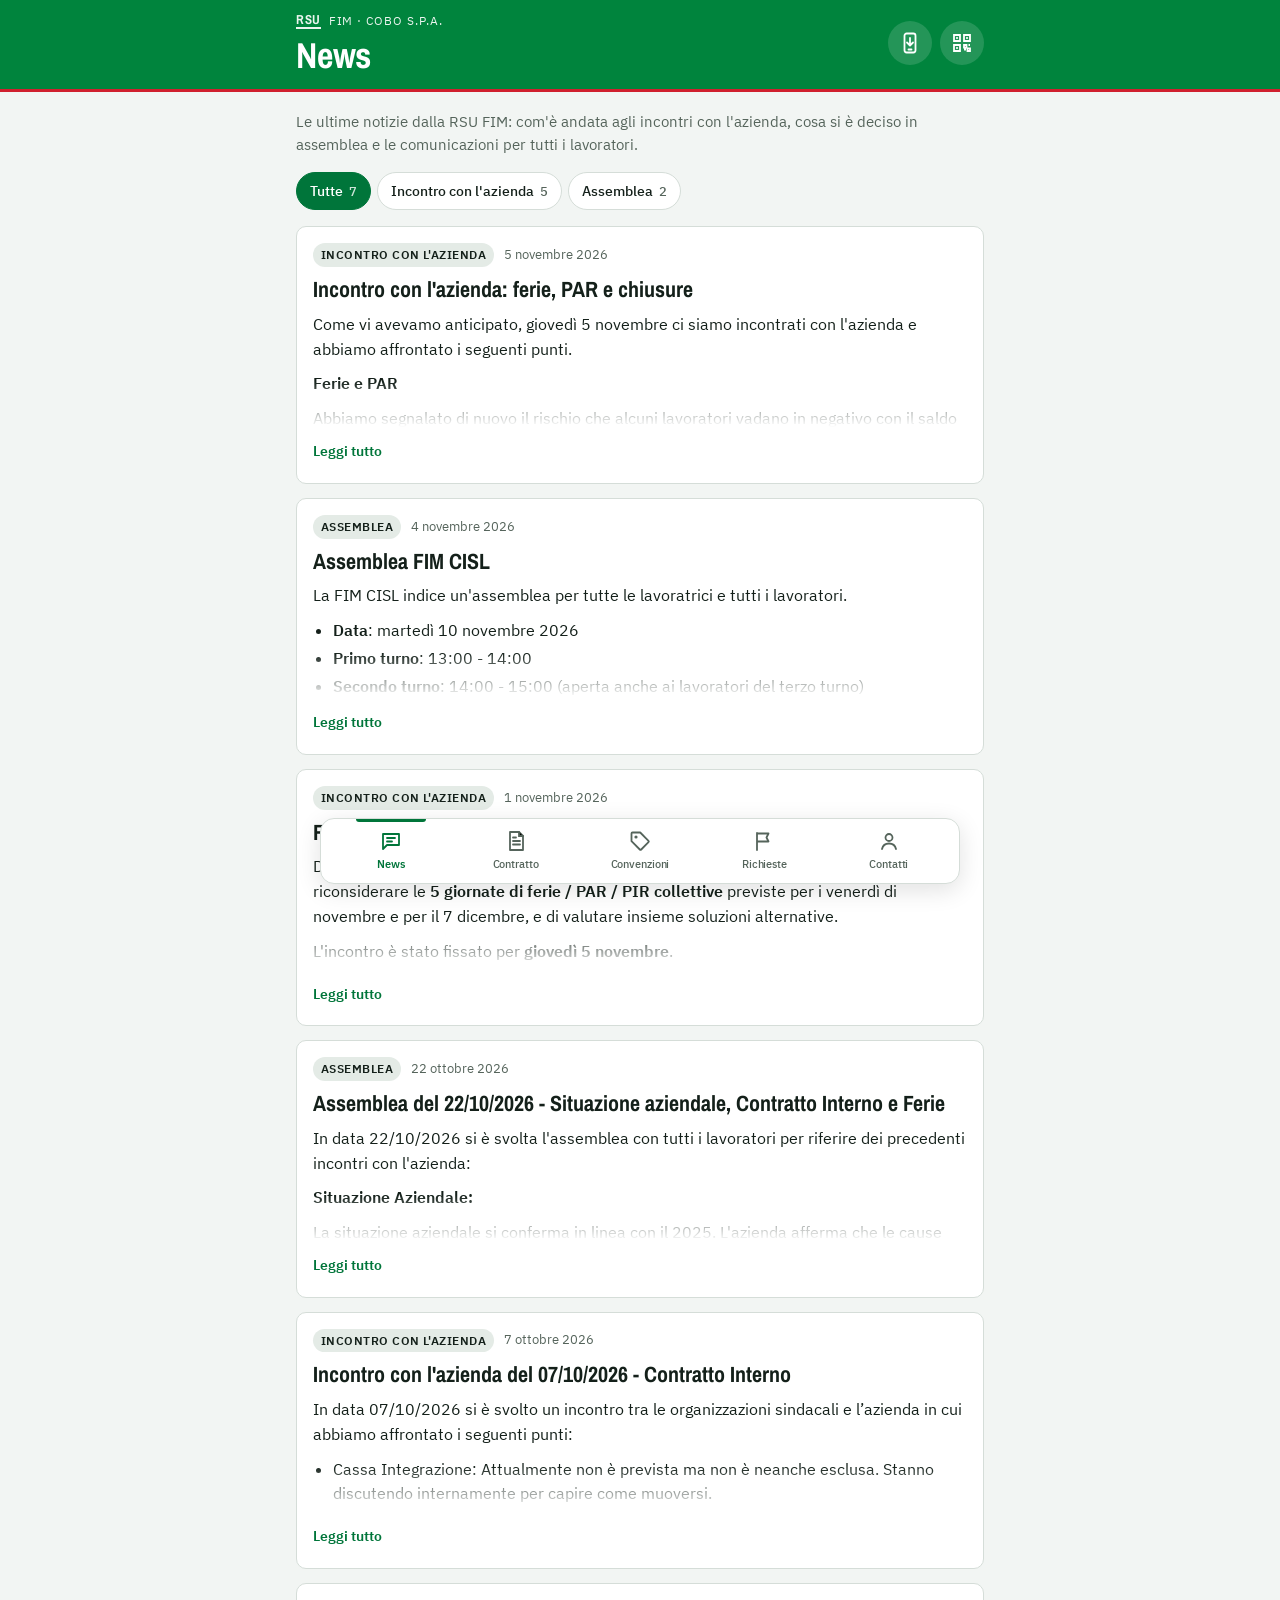
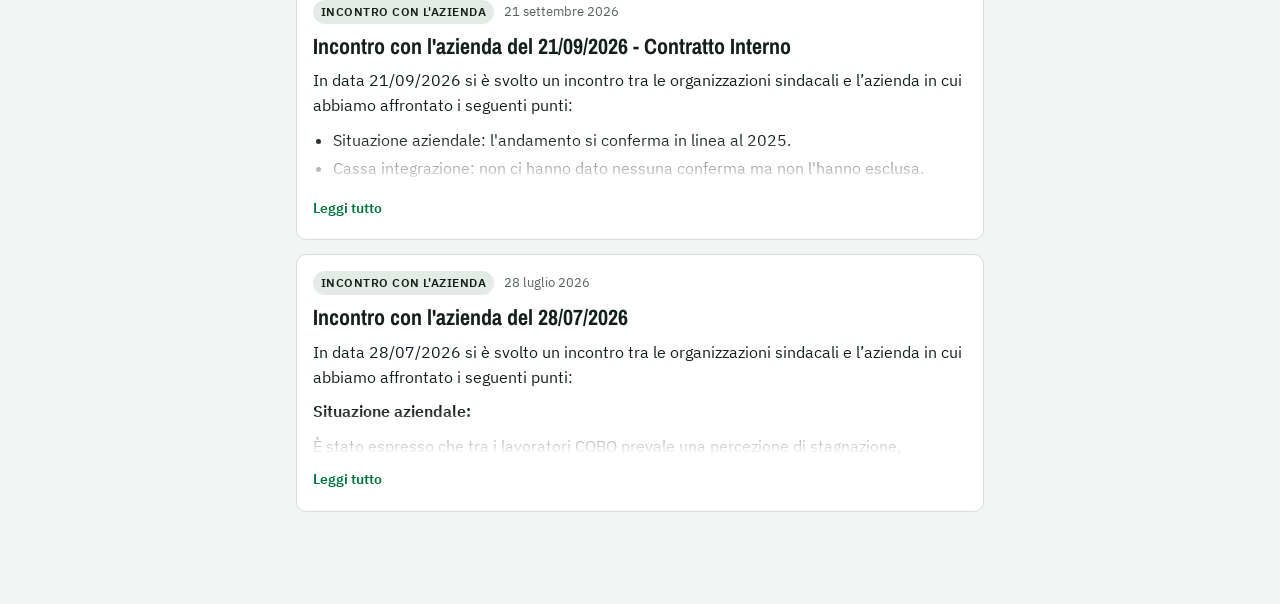
<file: index.html>
<!doctype html>
<html lang="it">
<head>
  <meta charset="utf-8">
  <meta name="viewport" content="width=device-width, initial-scale=1, viewport-fit=cover">
  <title>RSU FIM COBO</title>
  <meta name="description" content="News, contratto interno, convenzioni, segnalazioni e contatti della RSU FIM di COBO.">
  <meta name="robots" content="noindex, nofollow">
  <meta name="theme-color" content="#00843D">
  <meta name="mobile-web-app-capable" content="yes">
  <meta name="apple-mobile-web-app-capable" content="yes">
  <meta name="apple-mobile-web-app-status-bar-style" content="black-translucent">
  <meta name="apple-mobile-web-app-title" content="RSU FIM COBO">
  <link rel="manifest" href="manifest.webmanifest">
  <link rel="icon" type="image/png" href="icone/favicon.png">
  <link rel="apple-touch-icon" href="icone/apple-touch-icon.png">
  <link rel="preload" href="fonts/archivo-narrow-latin-700-normal.woff2" as="font" type="font/woff2" crossorigin>
  <link rel="preload" href="fonts/ibm-plex-sans-latin-400-normal.woff2" as="font" type="font/woff2" crossorigin>
  <link rel="stylesheet" href="stile.css">
</head>
<body>
  <header class="top">
    <div class="top-in">
      <div class="brand"><span class="mark" aria-hidden="true">RSU</span><span class="org">FIM · COBO S.p.A.</span></div>
      <h1 id="pageTitle">News</h1>
      <div class="top-acts">
      <button type="button" class="share-btn" id="howOpen" aria-label="Come installare l'app sul telefono" title="Installa l'app">
        <svg viewBox="0 0 24 24" aria-hidden="true"><rect x="6.5" y="2.5" width="11" height="19" rx="2.2" fill="none" stroke="currentColor" stroke-width="1.8"/><path d="M12 7v7M9 11.5l3 3 3-3" fill="none" stroke="currentColor" stroke-width="1.8" stroke-linecap="round" stroke-linejoin="round"/><path d="M10.5 18.5h3" stroke="currentColor" stroke-width="1.8" stroke-linecap="round"/></svg>
      </button>
      <button type="button" class="share-btn" id="shareOpen" aria-label="Condividi l'app con un QR code" title="Condividi l'app">
        <svg viewBox="0 0 24 24" aria-hidden="true"><path d="M4 4h6v6H4zM14 4h6v6h-6zM4 14h6v6H4z" fill="none" stroke="currentColor" stroke-width="1.8"/><path d="M6.5 6.5h1v1h-1zM16.5 6.5h1v1h-1zM6.5 16.5h1v1h-1z" fill="currentColor" stroke="currentColor"/><path d="M14 14h2.5v2.5H14zM17.5 17.5H20V20h-2.5zM14 18.5h2M18.5 14H20" stroke="currentColor" stroke-width="1.8"/></svg>
      </button>
      </div>
    </div>
  </header>

  <dialog class="sheet" id="how" aria-labelledby="howTitle">
    <div class="sheet-in">
      <h2 id="howTitle" tabindex="-1">Installa l'app sul telefono</h2>
      <p id="howState">Così la apri con un tocco dalla schermata Home, come le altre app.</p>
      <div class="howto howto-big" aria-label="Come installare l'app">
        <div><h3>iPhone</h3><p>Apri il link con Safari, tocca <strong>Condividi</strong> e poi <strong>Aggiungi alla schermata Home</strong>.</p></div>
        <div><h3>Android</h3><p>Apri il link con Chrome e tocca <strong>Installa</strong>, oppure menu ⋮ → <strong>Aggiungi a schermata Home</strong>.</p></div>
      </div>
      <div class="sheet-acts">
        <button type="button" class="btn primary" id="howInstall" hidden>Installa ora</button>
        <button type="button" class="btn ghost" id="howClose">Chiudi</button>
      </div>
    </div>
  </dialog>

  <dialog class="sheet" id="share" aria-labelledby="shareTitle">
    <div class="sheet-in">
      <h2 id="shareTitle" tabindex="-1">Condividi l'app</h2>
      <p>Fate inquadrare il codice con la fotocamera del telefono: si apre l'app della RSU FIM.</p>
      <div class="qr" id="qr" role="img" aria-label="QR code con il link dell'app"></div>
      <div class="url" id="shareUrl"></div>
      <div class="howto" aria-label="Come installare l'app">
        <div><h3>iPhone</h3><p>Apri il link con Safari, tocca <strong>Condividi</strong> e poi <strong>Aggiungi alla schermata Home</strong>.</p></div>
        <div><h3>Android</h3><p>Apri il link con Chrome e tocca <strong>Installa</strong>, oppure menu ⋮ → <strong>Aggiungi a schermata Home</strong>.</p></div>
      </div>
      <div class="sheet-acts">
        <button type="button" class="btn primary" id="shareNative" hidden>Invia il link…</button>
        <button type="button" class="btn" id="shareCopy">Copia il link</button>
        <button type="button" class="btn ghost" id="shareClose">Chiudi</button>
      </div>
      <div class="toast" id="shareToast" aria-live="polite"></div>
    </div>
  </dialog>

  <main id="main" tabindex="-1">
    <div class="banner" id="offline" hidden>Sei offline: stai vedendo l'ultima versione salvata.</div>

    <div class="install" id="install" hidden>
      <div class="install-txt">
        <strong>Aggiungi l'app al telefono</strong>
        <span id="installHow">Così la apri con un tocco, come le altre app.</span>
      </div>
      <div class="install-btns">
        <button type="button" class="btn primary" id="installBtn" hidden>Installa</button>
        <button type="button" class="btn ghost" id="installClose" aria-label="Chiudi">Non ora</button>
      </div>
    </div>

    <section id="v-aggiornamenti" class="view" aria-labelledby="pageTitle"></section>
    <section id="v-contratto" class="view" aria-labelledby="pageTitle" hidden></section>
    <section id="v-convenzioni" class="view" aria-labelledby="pageTitle" hidden></section>
    <section id="v-segnalazioni" class="view" aria-labelledby="pageTitle" hidden></section>
    <section id="v-contatti" class="view" aria-labelledby="pageTitle" hidden></section>
  </main>

  <nav class="tabbar" aria-label="Sezioni">
    <a href="#aggiornamenti" data-view="aggiornamenti">
      <svg viewBox="0 0 24 24" aria-hidden="true"><path d="M4 5h16v11H8l-4 4z" fill="none" stroke="currentColor" stroke-width="1.8" stroke-linejoin="round"/><path d="M8 9h8M8 12.5h5" stroke="currentColor" stroke-width="1.8" stroke-linecap="round"/></svg>
      <span>News</span>
    </a>
    <a href="#contratto" data-view="contratto">
      <svg viewBox="0 0 24 24" aria-hidden="true"><path d="M6 3h9l4 4v14H6z" fill="none" stroke="currentColor" stroke-width="1.8" stroke-linejoin="round"/><path d="M15 3v4h4M9 12h7M9 15.5h7M9 8.5h3" stroke="currentColor" stroke-width="1.8" stroke-linecap="round"/></svg>
      <span>Contratto</span>
    </a>
    <a href="#convenzioni" data-view="convenzioni">
      <svg viewBox="0 0 24 24" aria-hidden="true"><path d="M3.5 12.2V4.5a1 1 0 0 1 1-1h7.7l8.3 8.3a1 1 0 0 1 0 1.4l-7.3 7.3a1 1 0 0 1-1.4 0z" fill="none" stroke="currentColor" stroke-width="1.8" stroke-linejoin="round"/><circle cx="8" cy="8" r="1.6" fill="currentColor"/></svg>
      <span>Convenzioni</span>
    </a>
    <a href="#segnalazioni" data-view="segnalazioni">
      <svg viewBox="0 0 24 24" aria-hidden="true"><path d="M5 21V4M5 4.5h11.5l-2 4 2 4H5" fill="none" stroke="currentColor" stroke-width="1.8" stroke-linecap="round" stroke-linejoin="round"/></svg>
      <span>Richieste</span>
    </a>
    <a href="#contatti" data-view="contatti">
      <svg viewBox="0 0 24 24" aria-hidden="true"><circle cx="12" cy="8.5" r="3.5" fill="none" stroke="currentColor" stroke-width="1.8"/><path d="M5 20c.8-3.6 3.6-5.5 7-5.5s6.2 1.9 7 5.5" fill="none" stroke="currentColor" stroke-width="1.8" stroke-linecap="round"/></svg>
      <span>Contatti</span>
    </a>
  </nav>

  <script src="lib/qrcode.js"></script>
  <script src="app.js"></script>
</body>
</html>
</file>
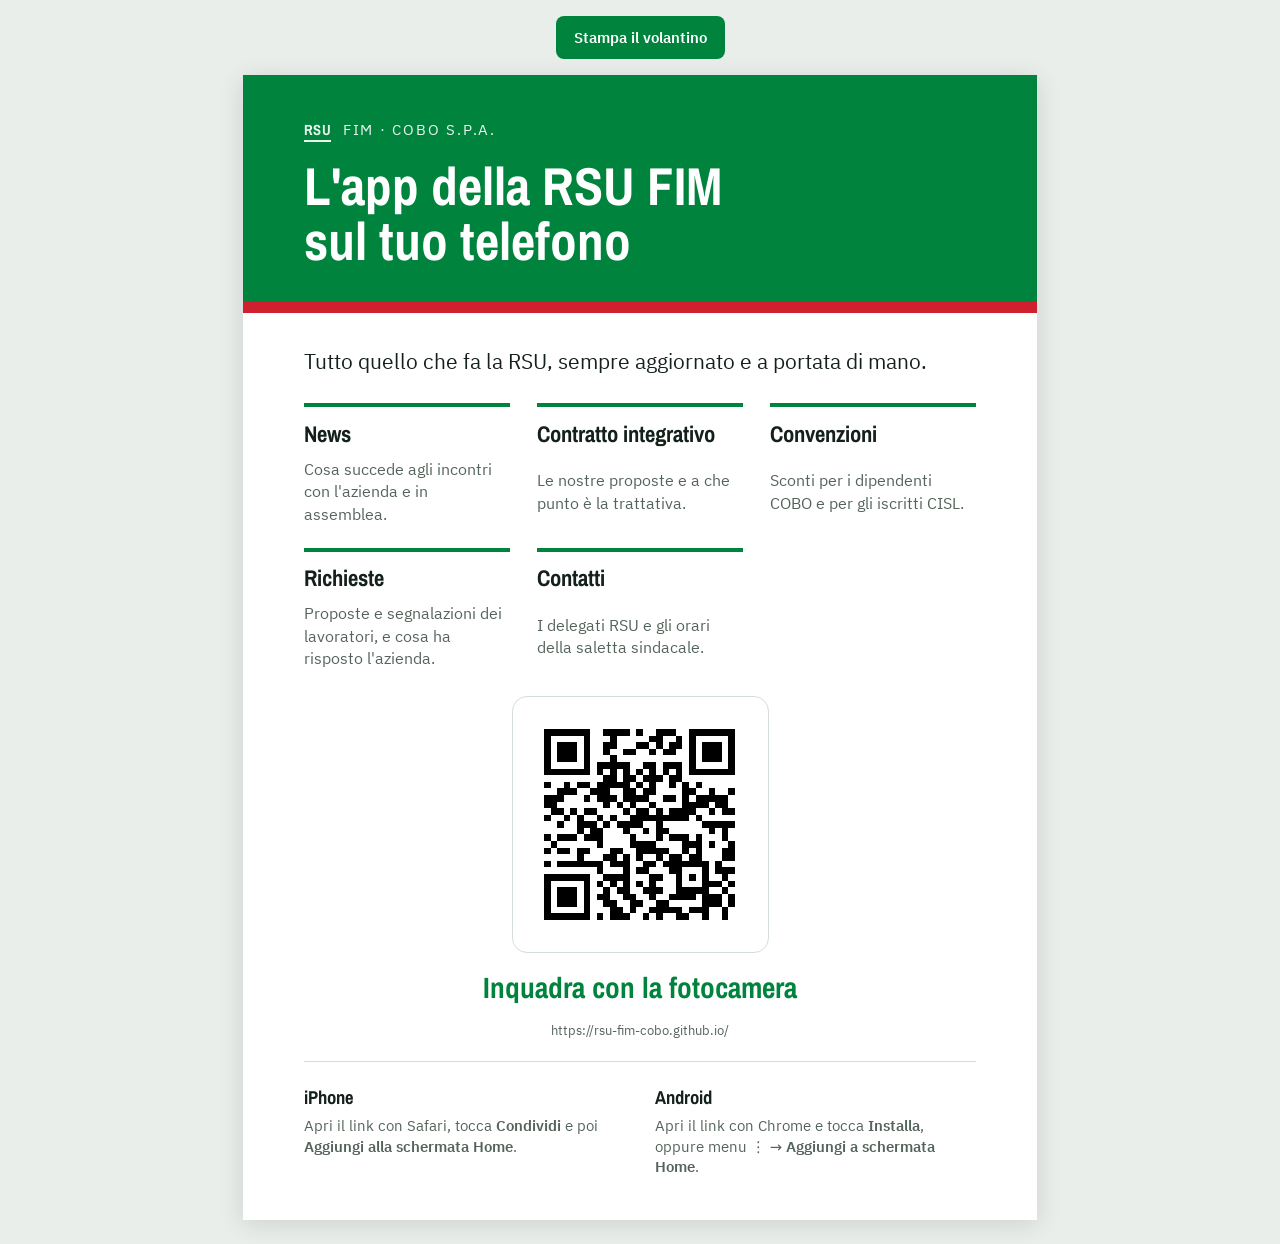
<file: volantino.html>
<!doctype html>
<html lang="it">
<head>
  <meta charset="utf-8">
  <meta name="viewport" content="width=device-width, initial-scale=1">
  <title>Volantino · App RSU FIM COBO</title>
  <meta name="robots" content="noindex, nofollow">
  <link rel="icon" type="image/png" href="icone/favicon.png">
  <link rel="preload" href="fonts/archivo-narrow-latin-700-normal.woff2" as="font" type="font/woff2" crossorigin>
  <style>
    /* Volantino A4 da stampare e appendere in bacheca. Colori: gli stessi dell'app (verde e rosso FIM). */
    @font-face{font-family:"Archivo Narrow";font-weight:700;src:url(fonts/archivo-narrow-latin-700-normal.woff2) format("woff2")}
    @font-face{font-family:"IBM Plex Sans";font-weight:400;src:url(fonts/ibm-plex-sans-latin-400-normal.woff2) format("woff2")}
    @font-face{font-family:"IBM Plex Sans";font-weight:600;src:url(fonts/ibm-plex-sans-latin-600-normal.woff2) format("woff2")}
    :root{--verde:#00843D;--rosso:#D0202E;--ink:#14201A;--muted:#55645B;--line:#D5DDD8;--bg:#E9EEEB;
      --f-display:"Archivo Narrow","Arial Narrow",sans-serif;--f-body:"IBM Plex Sans",system-ui,sans-serif;color-scheme:light}
    *{box-sizing:border-box}
    body{margin:0;background:var(--bg);color:var(--ink);font-family:var(--f-body);-webkit-print-color-adjust:exact;print-color-adjust:exact}
    .tools{display:flex;gap:10px;justify-content:center;padding:16px}
    .tools button{font:600 15px var(--f-body);padding:12px 18px;border-radius:8px;border:0;background:var(--verde);color:#fff;cursor:pointer}
    .page{width:210mm;min-height:297mm;margin:0 auto 24px;background:#fff;display:flex;flex-direction:column;box-shadow:0 4px 24px rgba(0,0,0,.12)}
    .band{background:var(--verde);color:#fff;padding:12mm 16mm 9mm;border-bottom:3mm solid var(--rosso)}
    .eyebrow{font-size:11pt;letter-spacing:.12em;text-transform:uppercase;opacity:.92}
    .eyebrow b{font-family:var(--f-display);border-bottom:2px solid #fff;letter-spacing:.04em}
    h1{font-family:var(--f-display);font-size:40pt;line-height:1.02;margin:5mm 0 0;font-weight:700}
    .body{flex:1;padding:9mm 16mm 6mm;display:flex;flex-direction:column;gap:7mm}
    .lead{font-size:16pt;line-height:1.4;margin:0}
    ul{margin:0;padding:0;list-style:none;display:grid;grid-template-columns:repeat(3,1fr);gap:6mm 7mm}
    li{display:grid;gap:2mm;font-size:12pt;line-height:1.4;border-top:1.2mm solid var(--verde);padding-top:3mm;color:var(--muted)}
    li b{font-family:var(--f-display);font-size:17pt;color:var(--ink)}
    .qrbox{flex:1;display:grid;gap:4mm;justify-items:center;align-content:center;text-align:center}
    .qr{width:68mm;border:1px solid var(--line);border-radius:4mm;padding:5mm;background:#fff}
    .qr svg{display:block;width:100%;height:auto}
    .scan{font-family:var(--f-display);font-size:22pt;font-weight:700;color:var(--verde)}
    .url{font-size:9.5pt;color:var(--muted);word-break:break-all}
    .install{margin:0 16mm 11mm;border-top:1px solid var(--line);padding-top:6mm;display:grid;grid-template-columns:1fr 1fr;gap:8mm;font-size:11pt;line-height:1.4}
    .install h2{font-family:var(--f-display);font-size:14pt;margin:0 0 1.5mm;color:var(--ink)}
    .install p{margin:0;color:var(--muted)}
    @page{size:A4;margin:0}
    @media print{body{background:#fff}.tools{display:none}.page{margin:0;box-shadow:none;height:297mm;overflow:hidden}}
    @media screen and (max-width:820px){.page{width:auto;min-height:0;margin:0 12px 24px}ul{grid-template-columns:1fr}.qr{width:min(68mm,100%)}.install{grid-template-columns:1fr}h1{font-size:34pt}}
  </style>
</head>
<body>
  <div class="tools"><button type="button" id="print">Stampa il volantino</button></div>

  <main class="page">
    <header class="band">
      <div class="eyebrow"><b>RSU</b> &nbsp;FIM · COBO S.p.A.</div>
      <h1>L'app della RSU FIM<br>sul tuo telefono</h1>
    </header>

    <section class="body">
      <p class="lead">Tutto quello che fa la RSU, sempre aggiornato e a portata di mano.</p>
        <ul>
          <li><b>News</b>Cosa succede agli incontri con l'azienda e in assemblea.</li>
          <li><b>Contratto integrativo</b>Le nostre proposte e a che punto è la trattativa.</li>
          <li><b>Convenzioni</b>Sconti per i dipendenti COBO e per gli iscritti CISL.</li>
          <li><b>Richieste</b>Proposte e segnalazioni dei lavoratori, e cosa ha risposto l'azienda.</li>
          <li><b>Contatti</b>I delegati RSU e gli orari della saletta sindacale.</li>
        </ul>
      <div class="qrbox">
        <div class="qr" id="qr" role="img" aria-label="QR code con il link dell'app"></div>
        <div class="scan">Inquadra con la fotocamera</div>
        <div class="url" id="url"></div>
      </div>
    </section>

    <section class="install">
      <div><h2>iPhone</h2><p>Apri il link con Safari, tocca <strong>Condividi</strong> e poi <strong>Aggiungi alla schermata Home</strong>.</p></div>
      <div><h2>Android</h2><p>Apri il link con Chrome e tocca <strong>Installa</strong>, oppure menu ⋮ → <strong>Aggiungi a schermata Home</strong>.</p></div>
    </section>
  </main>

  <script src="lib/qrcode.js"></script>
  <script>
    (function () {
      // Indirizzo pubblico dell'app: sempre questo, anche se il file si apre dal computer.
      var url = "https://rsu-fim-cobo.github.io/";
      document.getElementById("url").textContent = url;
      if (typeof qrcode === "function") {
        var q = qrcode(0, "M"); q.addData(url); q.make();
        var n = q.getModuleCount(), m = 2, d = "";
        for (var r = 0; r < n; r++) for (var c = 0; c < n; c++) if (q.isDark(r, c)) d += "M" + (c + m) + " " + (r + m) + "h1v1h-1z";
        document.getElementById("qr").innerHTML = '<svg viewBox="0 0 ' + (n + m * 2) + " " + (n + m * 2) + '" shape-rendering="crispEdges"><rect width="100%" height="100%" fill="#fff"/><path d="' + d + '" fill="#000"/></svg>';
      }
      document.getElementById("print").addEventListener("click", function () { window.print(); });
    })();
  </script>
</body>
</html>
</file>
<file: stile.css>
/* RSU COBO — stile dell'app.
   Layout: barra in alto con il titolo della sezione, contenuto a colonna singola, barra delle sezioni fissa in basso (pollice). */

@font-face{font-family:"Archivo Narrow";font-weight:600;font-display:swap;src:url(fonts/archivo-narrow-latin-600-normal.woff2) format("woff2")}
@font-face{font-family:"Archivo Narrow";font-weight:700;font-display:swap;src:url(fonts/archivo-narrow-latin-700-normal.woff2) format("woff2")}
@font-face{font-family:"IBM Plex Sans";font-weight:400;font-display:swap;src:url(fonts/ibm-plex-sans-latin-400-normal.woff2) format("woff2")}
@font-face{font-family:"IBM Plex Sans";font-weight:400;font-style:italic;font-display:swap;src:url(fonts/ibm-plex-sans-latin-400-italic.woff2) format("woff2")}
@font-face{font-family:"IBM Plex Sans";font-weight:500;font-display:swap;src:url(fonts/ibm-plex-sans-latin-500-normal.woff2) format("woff2")}
@font-face{font-family:"IBM Plex Sans";font-weight:600;font-display:swap;src:url(fonts/ibm-plex-sans-latin-600-normal.woff2) format("woff2")}

/* COLORI — ispirati alla FIM CISL: verde principale, rosso per gli accenti.
   Per usare i valori esatti del marchio, cambiate --fim-verde e --fim-rosso (qui e nel blocco "dark" più sotto). */
:root{
  --fim-verde:#00843D; --fim-rosso:#D0202E;
  --bg:#F2F5F3; --surface:#FFFFFF; --ink:#14201A; --muted:#55645B; --line:#D5DDD8; --chip:#E4EBE6;
  --accent:#00753A; --accent-ink:#FFFFFF; --accent-soft:#DDF0E4; --focus:#2F5BD3;
  --hot:var(--fim-rosso); --hot-ink:#FFFFFF;
  --bar:var(--fim-verde); --bar-ink:#FFFFFF;
  --s-gray:#6B7770; --s-closed:#3F4A45; --s-blue:#2F5BD3; --s-amber:#A86A00; --s-green:#00753A; --s-red:#C8102E; --s-white:#AEB8B2; --s-white-ink:#6E7A73;
  --f-display:"Archivo Narrow","Arial Narrow",system-ui,sans-serif;
  --f-body:"IBM Plex Sans",system-ui,-apple-system,"Segoe UI",Roboto,sans-serif;
  --tab-h:64px;
  color-scheme:light;
}
@media (prefers-color-scheme: dark){:root{
  --bg:#0E1512; --surface:#16201B; --ink:#E5ECE8; --muted:#97A69D; --line:#28362F; --chip:#202C26;
  --accent:#4CC27E; --accent-ink:#06150D; --accent-soft:#16382A; --focus:#7FA0FF;
  --hot:#FF5C68; --hot-ink:#1C0507;
  --bar:#0B5A2E; --bar-ink:#FFFFFF;
  --s-gray:#8E9B94; --s-closed:#C9D2CD; --s-blue:#7FA0FF; --s-amber:#E3B04F; --s-green:#4CC27E; --s-red:#FF5C68; --s-white:#7D8A83; --s-white-ink:#A3AFA8;
  color-scheme:dark}}

*{box-sizing:border-box}
html{-webkit-text-size-adjust:100%}
body{margin:0;background:var(--bg);color:var(--ink);font-family:var(--f-body);font-size:16px;line-height:1.55;
  min-height:100vh;min-height:100dvh;-webkit-tap-highlight-color:transparent}
h1,h2,h3{font-family:var(--f-display);margin:0;line-height:1.12;text-wrap:balance}
a{color:var(--accent)}
:focus-visible{outline:2px solid var(--focus);outline-offset:2px}
[hidden]{display:none!important}
.gutter,.top-in,main{padding-left:max(16px,env(safe-area-inset-left,0px));padding-right:max(16px,env(safe-area-inset-right,0px))}

/* top bar */
.top{position:sticky;top:0;z-index:5;background:var(--bar);color:var(--bar-ink);padding-top:env(safe-area-inset-top,0px);border-bottom:3px solid var(--hot)}
.top-in{max-width:720px;margin:0 auto;padding-block:12px 14px;display:grid;grid-template-columns:minmax(0,1fr) auto;align-items:end;gap:4px 12px}
.top-in .brand,.top-in h1{grid-column:1}
.brand{display:flex;align-items:center;gap:8px;font-size:12px;letter-spacing:.08em;text-transform:uppercase;opacity:.92}
.top-acts{grid-column:2;grid-row:1/span 2;align-self:center;display:flex;gap:8px}
.share-btn{all:unset;cursor:pointer;display:grid;place-items:center;width:44px;height:44px;border-radius:50%;color:var(--bar-ink);background:rgba(255,255,255,.14)}
.share-btn:hover{background:rgba(255,255,255,.24)}
.share-btn:focus-visible{outline:2px solid #fff;outline-offset:2px}
.share-btn svg{width:24px;height:24px}

/* share sheet */
dialog.sheet{border:0;padding:0;overflow:auto;overscroll-behavior:contain;background:var(--surface);color:var(--ink);border-radius:16px;width:min(420px,calc(100% - 32px));max-height:calc(100dvh - 32px);box-shadow:0 20px 60px rgba(0,0,0,.35)}
dialog.sheet::backdrop{background:rgba(8,14,11,.55)}
.sheet-in{padding:20px;display:grid;gap:14px;justify-items:center;text-align:center}
.sheet-in h2{font-size:24px;font-weight:700}
.sheet-in p{margin:0;color:var(--muted);font-size:14.5px;max-width:34ch}
.qr{background:#FFFFFF;padding:14px;border-radius:12px;border:1px solid var(--line);width:min(260px,100%,36vh)}
.qr svg{display:block;width:100%;height:auto}
.howto{width:100%;display:grid;grid-template-columns:1fr 1fr;gap:10px;text-align:left}
.howto > div{background:var(--bg);border-radius:10px;padding:10px 12px;display:grid;gap:4px;align-content:start}
.howto h3{font-family:var(--f-display);font-size:16px;font-weight:700}
.howto p{margin:0;font-size:13.5px;line-height:1.45;color:var(--ink);max-width:none}
@media (max-width:360px){.howto{grid-template-columns:1fr}}
.howto-big{grid-template-columns:1fr}
.howto-big p{font-size:15px}
.url{font-size:13px;color:var(--muted);word-break:break-all;user-select:all}
.sheet-acts{display:grid;gap:8px;width:100%}
.sheet-acts .btn{justify-content:center;width:100%}
.toast{font-size:13px;color:var(--accent);font-weight:600;min-height:1.2em}
.mark{font-family:var(--f-display);font-weight:700;font-size:13px;letter-spacing:.04em;border-bottom:2px solid currentColor;line-height:1.1}
.top h1{font-size:30px;font-weight:700;letter-spacing:-.005em}

main{max-width:720px;margin:0 auto;padding-block:18px calc(var(--tab-h) + 28px + env(safe-area-inset-bottom,0px));display:grid;gap:16px;outline:none}
.view{display:grid;gap:14px;min-width:0}
.intro{margin:0;color:var(--muted);font-size:15px}

/* banners */
.banner{background:var(--chip);border-radius:8px;padding:10px 14px;font-size:14px;color:var(--ink)}
.install{background:var(--surface);border:1px solid var(--line);border-radius:10px;padding:14px;display:flex;flex-wrap:wrap;gap:12px;align-items:center;justify-content:space-between}
.install-txt{display:grid;gap:2px;font-size:14px;min-width:0;flex:1 1 220px}
.install-txt span{color:var(--muted)}
.install-btns{display:flex;gap:8px}
.btn{font:600 14px/1 var(--f-body);border-radius:8px;padding:11px 14px;border:1px solid var(--line);background:var(--surface);color:var(--ink);cursor:pointer;text-decoration:none;display:inline-flex;align-items:center;gap:8px;min-height:44px}
.btn.primary{background:var(--accent);border-color:var(--accent);color:var(--accent-ink)}
.btn.ghost{background:transparent;border-color:transparent;color:var(--muted)}

/* shared bits */
.pill{display:inline-block;font-size:11.5px;font-weight:600;letter-spacing:.04em;text-transform:uppercase;padding:3px 8px;border-radius:999px;background:var(--chip);color:var(--ink)}
.pill.new{background:var(--hot);color:var(--hot-ink)}
.meta{font-size:13px;color:var(--muted);font-variant-numeric:tabular-nums}
.rich{display:grid;gap:10px}
.rich p{margin:0}
.rich ul{margin:0;padding-left:20px;display:grid;gap:3px}
.rich a{word-break:break-word}

/* updates */
.post{background:var(--surface);border:1px solid var(--line);border-radius:10px;padding:16px;display:grid;gap:10px;min-width:0}
.post.pin{border-color:var(--hot);box-shadow:inset 0 3px 0 var(--hot)}
.post-head{display:flex;flex-wrap:wrap;gap:6px 10px;align-items:center}
.post h2{font-size:22px;font-weight:700}
.post .rich{color:var(--ink)}
.more{all:unset;cursor:pointer;color:var(--accent);font-weight:600;font-size:14px;justify-self:start;padding:4px 0}
.more:focus-visible{outline:2px solid var(--focus)}
.clamp .rich{max-height:7.2em;overflow:hidden;-webkit-mask-image:linear-gradient(#000 60%,transparent);mask-image:linear-gradient(#000 60%,transparent)}

/* contract */
.summary{background:var(--surface);border:1px solid var(--line);border-radius:10px;padding:14px;display:grid;gap:10px}
.bar{display:flex;height:10px;border-radius:3px;overflow:hidden;background:var(--chip)}
.bar span{height:100%}
.legend{display:flex;flex-wrap:wrap;gap:6px 14px;font-size:13px;font-variant-numeric:tabular-nums}
.legend span{display:inline-flex;align-items:center;gap:6px}
.dot{width:9px;height:9px;border-radius:50%;background:var(--st)}
.prop{background:var(--surface);border:1px solid var(--line);border-left:4px solid var(--st);border-radius:10px;padding:16px;display:grid;gap:9px;min-width:0}
.prop-head{display:flex;flex-wrap:wrap;gap:6px 10px;align-items:center}
.state{font-size:13px;font-weight:600;color:var(--st);display:inline-flex;align-items:center;gap:6px}
.prop h2{font-size:21px;font-weight:700}
.ask{margin:0;font-family:var(--f-display);font-weight:600;font-size:18px;line-height:1.3;border-left:2px solid var(--accent);padding-left:10px}
.prop .rich{color:var(--muted);font-size:15px}
.group-title{font-size:13px;font-weight:600;letter-spacing:.06em;text-transform:uppercase;color:var(--muted);margin-top:6px}

/* contacts */
.room{background:var(--surface);border:1px solid var(--line);border-radius:10px;padding:16px;display:grid;gap:12px}
.room-head{display:flex;flex-wrap:wrap;justify-content:space-between;gap:8px;align-items:center}
.room h2{font-size:22px;font-weight:700}
.open{font-size:13px;font-weight:600;display:inline-flex;align-items:center;gap:6px;color:var(--st)}
.hours{display:grid;margin:0;padding:0;list-style:none;border-top:1px solid var(--line)}
.hours li{display:flex;justify-content:space-between;gap:12px;padding:10px 0;border-bottom:1px solid var(--line);font-variant-numeric:tabular-nums}
.hours li.today{font-weight:600}
.hours li.today .g::after{content:"oggi";margin-left:8px;font-size:11px;font-weight:600;letter-spacing:.05em;text-transform:uppercase;color:var(--hot)}
.people{display:grid;gap:10px;margin:0;padding:0;list-style:none}
.person{background:var(--surface);border:1px solid var(--line);border-radius:10px;padding:14px 16px;display:grid;grid-template-columns:44px minmax(0,1fr);gap:4px 12px;align-items:center}
.ini{grid-row:span 2;width:44px;height:44px;border-radius:50%;display:grid;place-items:center;background:var(--accent-soft);color:var(--accent);font-family:var(--f-display);font-weight:700;font-size:17px}
.people.alt .ini{background:var(--chip);color:var(--ink)}
.person h3{font-family:var(--f-body);font-size:16.5px;font-weight:600;line-height:1.3}
.person .meta{grid-column:2}
.acts{grid-column:1/-1;display:flex;flex-wrap:wrap;gap:8px;margin-top:8px}
.acts .btn{flex:1 1 130px;justify-content:center}
.acts .btn svg{width:18px;height:18px}
.other{background:var(--surface);border:1px solid var(--line);border-radius:10px;padding:4px 16px}
.other > div{padding:10px 0;border-bottom:1px solid var(--line);display:grid;gap:2px}
.other > div:last-child{border-bottom:0}

.empty,.error{border:1.5px dashed var(--line);border-radius:10px;padding:22px 18px;color:var(--muted)}
.error{border-color:var(--accent);color:var(--ink)}
.error code{font-size:13px;background:var(--chip);padding:1px 5px;border-radius:4px}
.skel{height:110px;border-radius:10px;background:var(--chip)}

/* tag filters, convenzioni, segnalazioni */
.filters{display:flex;gap:6px;overflow-x:auto;scrollbar-width:none;margin-inline:calc(-1 * max(16px,env(safe-area-inset-left,0px)));padding:2px max(16px,env(safe-area-inset-left,0px))}
.filters::-webkit-scrollbar{display:none}
.fchip{flex:none;font:500 14px/1 var(--f-body);display:inline-flex;align-items:center;gap:6px;padding:9px 13px;min-height:38px;border-radius:999px;border:1px solid var(--line);background:var(--surface);color:var(--ink);cursor:pointer;font-variant-numeric:tabular-nums}
.fchip b{font-weight:500;color:var(--muted);font-size:12.5px}
.fchip[aria-pressed="true"]{background:var(--accent);border-color:var(--accent);color:var(--accent-ink)}
.fchip[aria-pressed="true"] b{color:inherit;opacity:.8}
.tag{all:unset;cursor:pointer;font-size:12.5px;font-weight:600;color:var(--accent);background:var(--accent-soft);padding:4px 9px;border-radius:999px}
.tag:focus-visible{outline:2px solid var(--focus)}
.tags{display:flex;flex-wrap:wrap;gap:6px}
.deal{margin:0;font-family:var(--f-display);font-weight:700;font-size:20px;line-height:1.25;color:var(--accent)}
.facts{margin:0;display:grid;gap:6px;border-top:1px solid var(--line);padding-top:10px}
.facts div{display:grid;grid-template-columns:72px minmax(0,1fr);gap:10px;font-size:14.5px}
.facts dt{color:var(--muted);font-size:12px;font-weight:600;letter-spacing:.05em;text-transform:uppercase;padding-top:2px}
.facts dd{margin:0;min-width:0;word-break:break-word}
.meta.warn{color:var(--hot);font-weight:600}
.reply{background:var(--bg);border-radius:8px;padding:10px 12px;display:grid;gap:4px}
.reply h3{font-family:var(--f-body);font-size:12px;font-weight:600;letter-spacing:.05em;text-transform:uppercase;color:var(--muted)}
.reply p{margin:0}
.wait{font-size:12.5px;font-weight:600;color:var(--muted);font-variant-numeric:tabular-nums}
.wait.late{color:var(--hot)}

/* convenzioni: sezioni, link e allegati */
.conv-sec{display:grid;gap:14px;min-width:0}
.conv-sec + .conv-sec{margin-top:10px}
.section-title{font-size:24px;font-weight:700;padding-top:4px;border-top:3px solid var(--accent);padding-top:12px}
.linkcard{background:var(--accent-soft);border-radius:10px;padding:16px;display:grid;gap:12px;justify-items:start}
.linkcard .btn svg{width:18px;height:18px}
.files{display:grid;gap:8px}
.file{display:flex;align-items:center;gap:10px;min-height:44px;padding:10px 12px;border:1px solid var(--line);border-radius:8px;background:var(--bg);color:var(--ink);text-decoration:none;font-weight:600;font-size:14.5px}
.file svg{width:22px;height:22px;flex:none;color:var(--hot)}
.file span{min-width:0;overflow-wrap:anywhere}
.file::after{content:"PDF";margin-left:auto;font-size:11px;font-weight:600;letter-spacing:.06em;color:var(--muted)}
.file:hover{border-color:var(--muted)}

/* "Da riferire" (grigio chiaro): la scritta dello stato è un po' più scura, per leggerla bene */
.prop.st-dariferire .state{color:var(--s-white-ink)}

.esito{font-size:17px;line-height:1;margin-left:-2px}

/* bottom tab bar */
.tabbar{position:fixed;left:0;right:0;bottom:0;z-index:6;background:var(--surface);border-top:1px solid var(--line);
  display:grid;grid-template-columns:repeat(5,minmax(0,1fr));
  padding:0 max(4px,env(safe-area-inset-right,0px)) env(safe-area-inset-bottom,0px) max(4px,env(safe-area-inset-left,0px))}
.tabbar a{height:var(--tab-h);min-width:0;display:grid;place-items:center;align-content:center;gap:3px;text-decoration:none;color:var(--muted);font-size:11px;font-weight:500;letter-spacing:-.01em;position:relative;white-space:nowrap}
.tabbar svg{width:24px;height:24px}
.tabbar a[aria-current="page"]{color:var(--accent);font-weight:600}
.tabbar a[aria-current="page"]::before{content:"";position:absolute;top:0;left:22%;right:22%;height:3px;border-radius:0 0 3px 3px;background:var(--accent)}

@media (min-width:760px){
  .top h1{font-size:36px}
  .tabbar{left:50%;right:auto;transform:translateX(-50%);width:min(640px,100%);bottom:16px;border:1px solid var(--line);border-radius:14px;box-shadow:0 6px 24px rgba(0,0,0,.12);padding:0 8px}
}
@media (prefers-reduced-motion:no-preference){
  .view:not([hidden]){animation:in .18s ease-out}
  @keyframes in{from{opacity:.4;transform:translateY(4px)}to{opacity:1;transform:none}}
}
</file>
